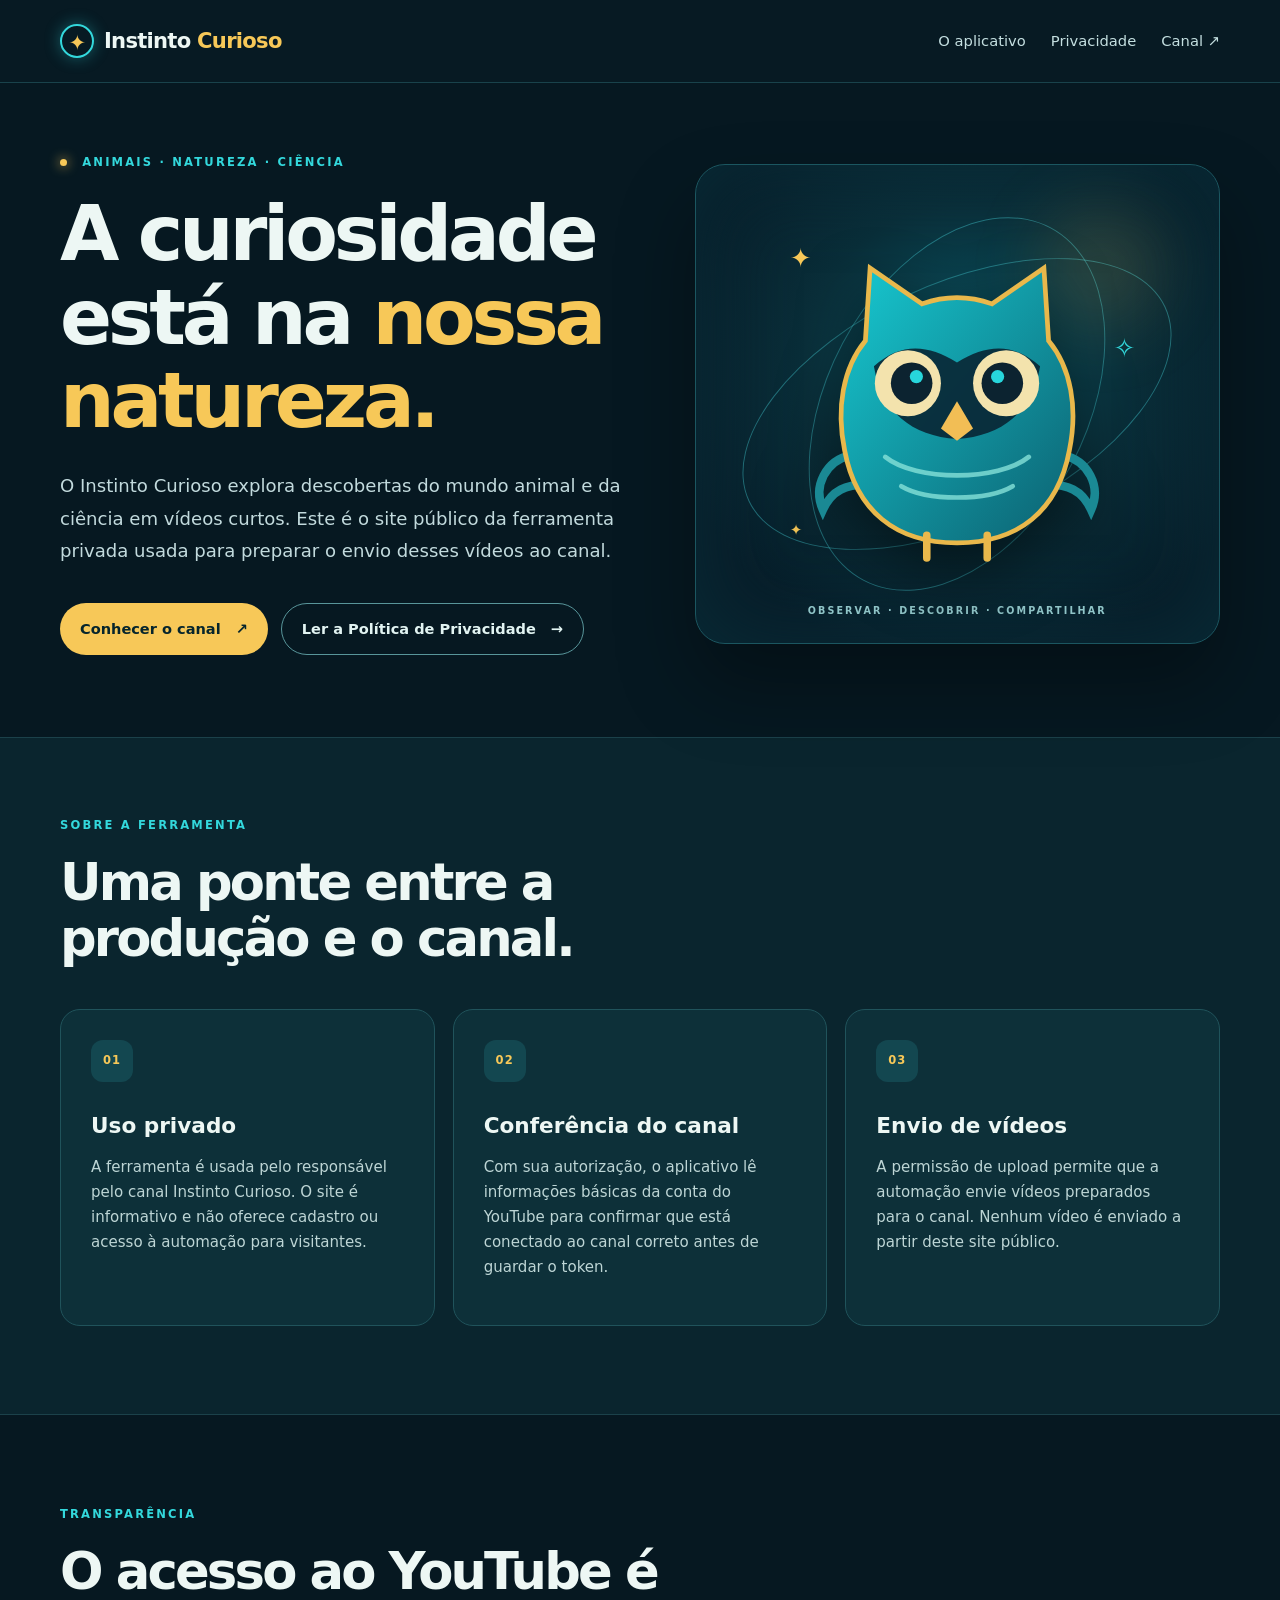
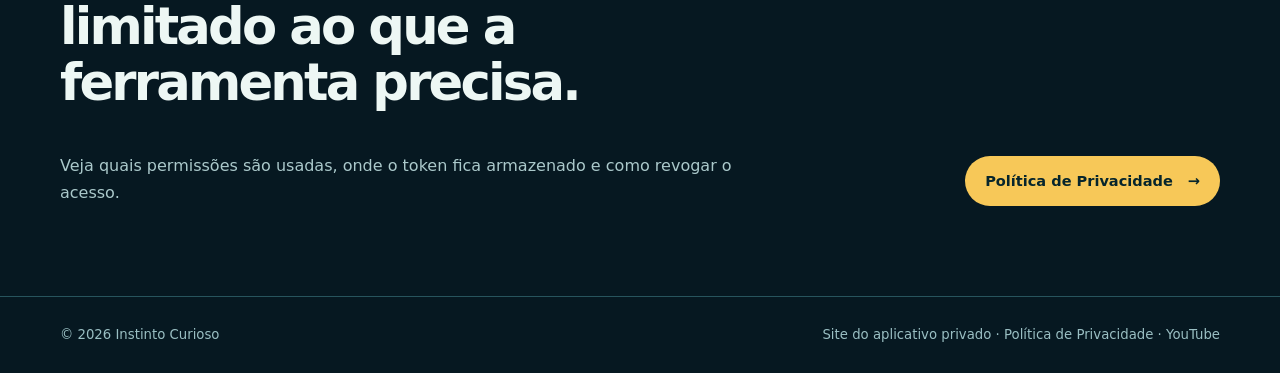
<file: index.html>
<!doctype html>
<html lang="pt-BR">
<head>
  <meta charset="utf-8">
  <meta name="viewport" content="width=device-width, initial-scale=1">
  <meta name="description" content="Instinto Curioso: ferramenta privada de automação de vídeos sobre animais, natureza e ciência para o canal no YouTube.">
  <meta name="google-site-verification" content="fk2bdE4CEljcGKdMrCzZ6ha3jJC-kM04nE-Acq1uwwk">
  <title>Instinto Curioso — natureza, ciência e automação</title>
  <link rel="stylesheet" href="style.css">
</head>
<body>
  <a class="skip" href="#conteudo">Pular para o conteúdo</a>
  <header class="site-header">
    <div class="wrap header-inner">
      <a class="brand" href="./" aria-label="Instinto Curioso, página inicial">
        <span class="brand-mark" aria-hidden="true">✦</span>
        <span>Instinto <strong>Curioso</strong></span>
      </a>
      <nav aria-label="Navegação principal">
        <a href="#aplicativo">O aplicativo</a>
        <a href="privacidade.html">Privacidade</a>
        <a href="https://www.youtube.com/@instintocurioso_x4o" target="_blank" rel="noopener noreferrer">Canal ↗</a>
      </nav>
    </div>
  </header>

  <main id="conteudo">
    <section class="hero wrap">
      <div class="hero-copy">
        <p class="eyebrow"><span class="pulse"></span> Animais · Natureza · Ciência</p>
        <h1>A curiosidade está na <em>nossa natureza.</em></h1>
        <p class="lead">O Instinto Curioso explora descobertas do mundo animal e da ciência em vídeos curtos. Este é o site público da ferramenta privada usada para preparar o envio desses vídeos ao canal.</p>
        <div class="actions">
          <a class="button primary" href="https://www.youtube.com/@instintocurioso_x4o" target="_blank" rel="noopener noreferrer">Conhecer o canal <span aria-hidden="true">↗</span></a>
          <a class="button secondary" href="privacidade.html">Ler a Política de Privacidade <span aria-hidden="true">→</span></a>
        </div>
      </div>
      <div class="hero-art" role="img" aria-label="Ilustração abstrata de uma coruja entre estrelas, folhas e uma órbita científica">
        <div class="orbit orbit-one"></div><div class="orbit orbit-two"></div>
        <div class="moon"></div><div class="star star-a">✦</div><div class="star star-b">✧</div><div class="star star-c">✦</div>
        <svg viewBox="0 0 360 360" aria-hidden="true" focusable="false">
          <defs>
            <linearGradient id="owl" x1="0" y1="0" x2="1" y2="1"><stop stop-color="#17c9d1"/><stop offset="1" stop-color="#0c6070"/></linearGradient>
          </defs>
          <path d="M68 234c-27 6-41 33-30 58 10-22 25-26 46-27m208-31c27 6 41 33 30 58-10-22-25-26-46-27" fill="none" stroke="#1a8994" stroke-width="9" stroke-linecap="round"/>
          <path d="M83 113 88 36l55 38a110 110 0 0 1 74 0l55-38 5 77c24 29 31 72 22 116-12 64-54 98-119 98S73 293 61 229c-9-44-2-87 22-116Z" fill="url(#owl)" stroke="#e9b84b" stroke-width="5"/>
          <path d="M92 140c28-25 56-24 88-4 32-20 60-21 88 4-8 48-40 74-88 77-48-3-80-29-88-77Z" fill="#082331" opacity=".88"/>
          <circle cx="128" cy="158" r="35" fill="#f3e3ad"/><circle cx="232" cy="158" r="35" fill="#f3e3ad"/>
          <circle cx="132" cy="158" r="22" fill="#0c2330"/><circle cx="228" cy="158" r="22" fill="#0c2330"/>
          <circle cx="137" cy="151" r="7" fill="#27d6dc"/><circle cx="223" cy="151" r="7" fill="#27d6dc"/>
          <path d="m180 177-17 29 17 13 17-13-17-29Z" fill="#f2be55"/>
          <path d="M104 236c32 26 120 26 152 0M121 267c27 16 91 16 118 0" fill="none" stroke="#85e2d9" stroke-width="5" stroke-linecap="round" opacity=".8"/>
          <path d="M148 319v24m64-24v24" stroke="#e9b84b" stroke-width="8" stroke-linecap="round"/>
        </svg>
        <div class="art-caption">OBSERVAR · DESCOBRIR · COMPARTILHAR</div>
      </div>
    </section>

    <section class="band" id="aplicativo">
      <div class="wrap">
        <div class="section-heading"><p class="eyebrow">Sobre a ferramenta</p><h2>Uma ponte entre a produção e o canal.</h2></div>
        <div class="cards">
          <article class="card"><span class="card-icon" aria-hidden="true">01</span><h3>Uso privado</h3><p>A ferramenta é usada pelo responsável pelo canal Instinto Curioso. O site é informativo e não oferece cadastro ou acesso à automação para visitantes.</p></article>
          <article class="card"><span class="card-icon" aria-hidden="true">02</span><h3>Conferência do canal</h3><p>Com sua autorização, o aplicativo lê informações básicas da conta do YouTube para confirmar que está conectado ao canal correto antes de guardar o token.</p></article>
          <article class="card"><span class="card-icon" aria-hidden="true">03</span><h3>Envio de vídeos</h3><p>A permissão de upload permite que a automação envie vídeos preparados para o canal. Nenhum vídeo é enviado a partir deste site público.</p></article>
        </div>
      </div>
    </section>

    <section class="privacy-callout wrap">
      <div><p class="eyebrow">Transparência</p><h2>O acesso ao YouTube é limitado ao que a ferramenta precisa.</h2><p>Veja quais permissões são usadas, onde o token fica armazenado e como revogar o acesso.</p></div>
      <a class="button primary" href="privacidade.html">Política de Privacidade <span aria-hidden="true">→</span></a>
    </section>
  </main>

  <footer class="site-footer"><div class="wrap footer-inner"><span>© 2026 Instinto Curioso</span><span>Site do aplicativo privado · <a href="privacidade.html">Política de Privacidade</a> · <a href="https://www.youtube.com/@instintocurioso_x4o" target="_blank" rel="noopener noreferrer">YouTube</a></span></div></footer>
</body>
</html>
</file>
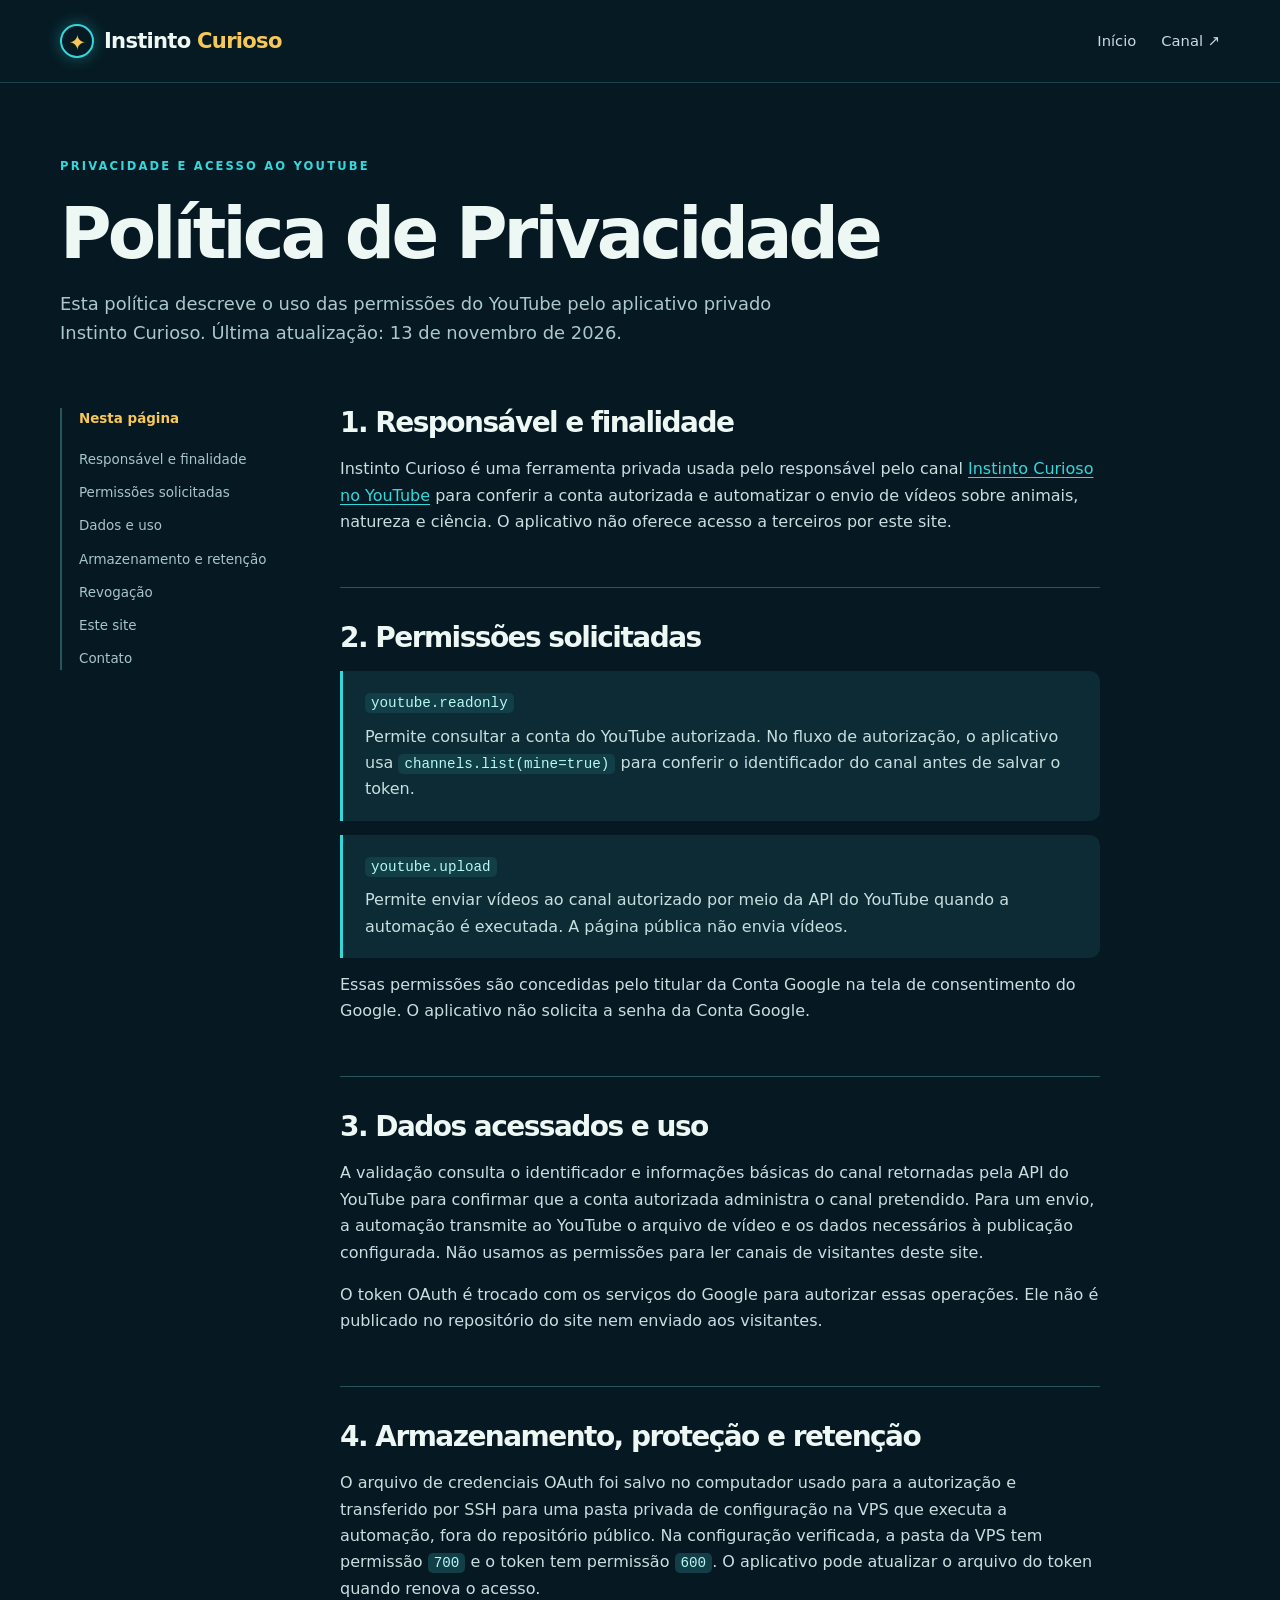
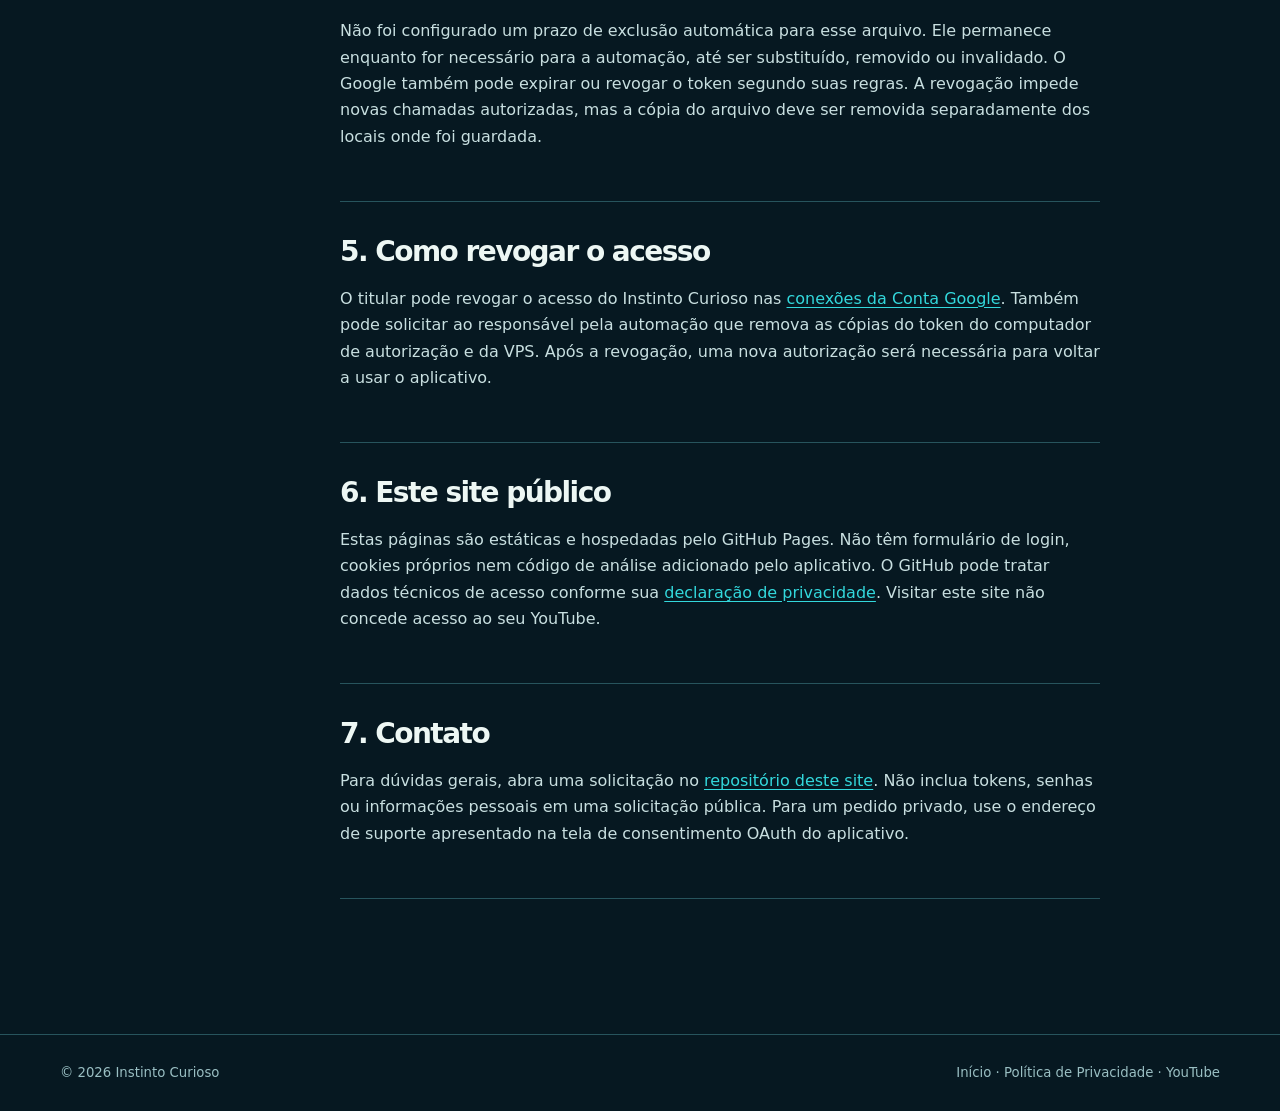
<file: privacidade.html>
<!doctype html>
<html lang="pt-BR">
<head>
  <meta charset="utf-8">
  <meta name="viewport" content="width=device-width, initial-scale=1">
  <meta name="description" content="Política de Privacidade do aplicativo Instinto Curioso e suas permissões de acesso ao YouTube.">
  <title>Política de Privacidade — Instinto Curioso</title>
  <link rel="stylesheet" href="style.css">
</head>
<body>
  <a class="skip" href="#conteudo">Pular para o conteúdo</a>
  <header class="site-header"><div class="wrap header-inner"><a class="brand" href="./" aria-label="Instinto Curioso, página inicial"><span class="brand-mark" aria-hidden="true">✦</span><span>Instinto <strong>Curioso</strong></span></a><nav aria-label="Navegação principal"><a href="./">Início</a><a href="https://www.youtube.com/@instintocurioso_x4o" target="_blank" rel="noopener noreferrer">Canal ↗</a></nav></div></header>
  <main id="conteudo" class="document wrap">
    <p class="eyebrow">Privacidade e acesso ao YouTube</p>
    <h1>Política de Privacidade</h1>
    <p class="document-lead">Esta política descreve o uso das permissões do YouTube pelo aplicativo privado Instinto Curioso. Última atualização: 13 de novembro de 2026.</p>

    <div class="document-grid"><aside class="toc" aria-label="Nesta página"><strong>Nesta página</strong><a href="#responsavel">Responsável e finalidade</a><a href="#permissoes">Permissões solicitadas</a><a href="#dados">Dados e uso</a><a href="#armazenamento">Armazenamento e retenção</a><a href="#revogacao">Revogação</a><a href="#site">Este site</a><a href="#contato">Contato</a></aside>
      <div class="document-body">
        <section id="responsavel"><h2>1. Responsável e finalidade</h2><p>Instinto Curioso é uma ferramenta privada usada pelo responsável pelo canal <a href="https://www.youtube.com/@instintocurioso_x4o" target="_blank" rel="noopener noreferrer">Instinto Curioso no YouTube</a> para conferir a conta autorizada e automatizar o envio de vídeos sobre animais, natureza e ciência. O aplicativo não oferece acesso a terceiros por este site.</p></section>
        <section id="permissoes"><h2>2. Permissões solicitadas</h2><div class="scope"><code>youtube.readonly</code><p>Permite consultar a conta do YouTube autorizada. No fluxo de autorização, o aplicativo usa <code>channels.list(mine=true)</code> para conferir o identificador do canal antes de salvar o token.</p></div><div class="scope"><code>youtube.upload</code><p>Permite enviar vídeos ao canal autorizado por meio da API do YouTube quando a automação é executada. A página pública não envia vídeos.</p></div><p>Essas permissões são concedidas pelo titular da Conta Google na tela de consentimento do Google. O aplicativo não solicita a senha da Conta Google.</p></section>
        <section id="dados"><h2>3. Dados acessados e uso</h2><p>A validação consulta o identificador e informações básicas do canal retornadas pela API do YouTube para confirmar que a conta autorizada administra o canal pretendido. Para um envio, a automação transmite ao YouTube o arquivo de vídeo e os dados necessários à publicação configurada. Não usamos as permissões para ler canais de visitantes deste site.</p><p>O token OAuth é trocado com os serviços do Google para autorizar essas operações. Ele não é publicado no repositório do site nem enviado aos visitantes.</p></section>
        <section id="armazenamento"><h2>4. Armazenamento, proteção e retenção</h2><p>O arquivo de credenciais OAuth foi salvo no computador usado para a autorização e transferido por SSH para uma pasta privada de configuração na VPS que executa a automação, fora do repositório público. Na configuração verificada, a pasta da VPS tem permissão <code>700</code> e o token tem permissão <code>600</code>. O aplicativo pode atualizar o arquivo do token quando renova o acesso.</p><p>Não foi configurado um prazo de exclusão automática para esse arquivo. Ele permanece enquanto for necessário para a automação, até ser substituído, removido ou invalidado. O Google também pode expirar ou revogar o token segundo suas regras. A revogação impede novas chamadas autorizadas, mas a cópia do arquivo deve ser removida separadamente dos locais onde foi guardada.</p></section>
        <section id="revogacao"><h2>5. Como revogar o acesso</h2><p>O titular pode revogar o acesso do Instinto Curioso nas <a href="https://myaccount.google.com/connections" target="_blank" rel="noopener noreferrer">conexões da Conta Google</a>. Também pode solicitar ao responsável pela automação que remova as cópias do token do computador de autorização e da VPS. Após a revogação, uma nova autorização será necessária para voltar a usar o aplicativo.</p></section>
        <section id="site"><h2>6. Este site público</h2><p>Estas páginas são estáticas e hospedadas pelo GitHub Pages. Não têm formulário de login, cookies próprios nem código de análise adicionado pelo aplicativo. O GitHub pode tratar dados técnicos de acesso conforme sua <a href="https://docs.github.com/pt/site-policy/privacy-policies/github-general-privacy-statement" target="_blank" rel="noopener noreferrer">declaração de privacidade</a>. Visitar este site não concede acesso ao seu YouTube.</p></section>
        <section id="contato"><h2>7. Contato</h2><p>Para dúvidas gerais, abra uma solicitação no <a href="https://github.com/thiaguin20/instinto-curioso-oauth-site/issues" target="_blank" rel="noopener noreferrer">repositório deste site</a>. Não inclua tokens, senhas ou informações pessoais em uma solicitação pública. Para um pedido privado, use o endereço de suporte apresentado na tela de consentimento OAuth do aplicativo.</p></section>
      </div>
    </div>
  </main>
  <footer class="site-footer"><div class="wrap footer-inner"><span>© 2026 Instinto Curioso</span><span><a href="./">Início</a> · <a href="privacidade.html">Política de Privacidade</a> · <a href="https://www.youtube.com/@instintocurioso_x4o" target="_blank" rel="noopener noreferrer">YouTube</a></span></div></footer>
</body>
</html>
</file>
<file: style.css>
:root{color-scheme:dark;--bg:#061821;--bg2:#092630;--card:#0d3039;--text:#edf7f4;--muted:#abc9cb;--teal:#33d8dc;--gold:#f7c858;--line:#27545d}*{box-sizing:border-box}html{scroll-behavior:smooth}body{margin:0;background:var(--bg);color:var(--text);font:16px/1.65 system-ui,-apple-system,Segoe UI,Roboto,sans-serif}a{color:inherit}a:focus-visible{outline:3px solid var(--gold);outline-offset:4px;border-radius:3px}.wrap{width:min(1160px,calc(100% - 48px));margin-inline:auto}.skip{position:absolute;top:-80px;left:16px;background:var(--gold);color:#10222a;padding:8px 12px;z-index:10}.skip:focus{top:10px}.site-header{border-bottom:1px solid #19424b;background:#071b24e8;position:relative;z-index:2}.header-inner{min-height:82px;display:flex;align-items:center;justify-content:space-between;gap:28px}.brand{display:flex;gap:10px;align-items:center;text-decoration:none;font-weight:700;letter-spacing:-.035em;font-size:1.32rem;white-space:nowrap}.brand strong{color:var(--gold)}.brand-mark{display:grid;place-items:center;width:34px;height:34px;border:2px solid var(--teal);border-radius:50%;color:var(--gold);box-shadow:0 0 16px #27c5ce66}.site-header nav{display:flex;gap:25px;align-items:center}.site-header nav a{text-decoration:none;color:#c4dfe0;font-size:.92rem}.site-header nav a:hover,.site-footer a:hover,.toc a:hover{color:var(--gold)}.hero{display:grid;grid-template-columns:1.06fr .94fr;gap:42px;align-items:center;min-height:620px;padding-block:70px 82px}.eyebrow{text-transform:uppercase;letter-spacing:.19em;font-size:.72rem;font-weight:800;color:var(--teal);margin:0 0 20px}.pulse{display:inline-block;width:7px;height:7px;border-radius:50%;background:var(--gold);margin-right:9px;box-shadow:0 0 12px var(--gold)}h1,h2,h3,p{margin-top:0}h1,h2{letter-spacing:-.055em;line-height:1.09}h1{font-size:clamp(3.3rem,6vw,6.3rem);margin-bottom:27px}h1 em{font-style:normal;color:var(--gold)}.lead{font-size:1.13rem;color:#c2dadd;max-width:625px;line-height:1.8}.actions{display:flex;flex-wrap:wrap;gap:13px;margin-top:35px}.button{display:inline-flex;align-items:center;gap:15px;padding:13px 20px;border-radius:100px;text-decoration:none;font-size:.91rem;font-weight:750;transition:transform .2s ease,background .2s ease}.button:hover{transform:translateY(-2px)}.button.primary{background:var(--gold);color:#06252c}.button.primary:hover{background:#ffda7c}.button.secondary{border:1px solid #58959a;color:#e2f4f2}.button.secondary:hover{background:#143b44}.hero-art{position:relative;min-height:480px;display:grid;place-items:center;overflow:hidden;border:1px solid #1b5660;border-radius:30px;background:radial-gradient(circle at 52% 42%,#0a5664 0,#0a2f3a 42%,#071d29 78%);box-shadow:0 40px 80px #0005,inset 0 0 90px #092b36}.hero-art svg{width:min(78%,340px);z-index:1;filter:drop-shadow(0 22px 30px #0008)}.orbit{position:absolute;border:1px solid #47d5dc66;border-radius:50%;transform:rotate(-25deg)}.orbit-one{width:460px;height:240px}.orbit-two{width:260px;height:400px;transform:rotate(28deg)}.moon{position:absolute;width:120px;height:120px;border-radius:50%;background:#f7c85825;filter:blur(35px);top:9%;right:11%}.star{position:absolute;color:var(--gold);font-size:26px}.star-a{top:15%;left:18%}.star-b{right:16%;top:34%;color:var(--teal)}.star-c{bottom:21%;left:18%;font-size:15px}.art-caption{position:absolute;bottom:24px;letter-spacing:.22em;color:#90c5c8;font-size:.6rem;font-weight:800}.band{background:#0a252e;padding:78px 0 88px;border-block:1px solid #1b414a}.section-heading{max-width:620px}.section-heading h2,.privacy-callout h2{font-size:clamp(2.3rem,4vw,3.8rem)}.cards{display:grid;grid-template-columns:repeat(3,1fr);gap:18px;margin-top:38px}.card{background:var(--card);border:1px solid #20535b;border-radius:20px;padding:30px;min-height:255px}.card-icon{display:inline-grid;place-items:center;width:42px;height:42px;border-radius:12px;background:#134750;color:var(--gold);font-size:.72rem;font-weight:800;letter-spacing:.09em;margin-bottom:26px}.card h3{font-size:1.35rem;margin-bottom:12px}.card p{color:#bdd5d5;font-size:.94rem}.privacy-callout{padding-block:90px;display:flex;justify-content:space-between;align-items:end;gap:45px}.privacy-callout div{max-width:720px}.privacy-callout p:last-child{color:var(--muted);margin-bottom:0}.privacy-callout .button{white-space:nowrap}.site-footer{border-top:1px solid var(--line);color:#9abfc3;font-size:.83rem}.footer-inner{display:flex;justify-content:space-between;gap:22px;padding-block:27px}.site-footer a{text-decoration:none}.document{padding-top:74px;padding-bottom:100px}.document>h1{font-size:clamp(3rem,5.5vw,5rem);margin-bottom:16px}.document-lead{color:var(--muted);font-size:1.12rem;max-width:750px}.document-grid{display:grid;grid-template-columns:215px minmax(0,760px);gap:65px;margin-top:60px}.toc{position:sticky;top:25px;align-self:start;display:flex;flex-direction:column;gap:11px;border-left:2px solid var(--line);padding-left:17px;font-size:.84rem}.toc strong{color:var(--gold);margin-bottom:8px}.toc a{color:#a7c6c9;text-decoration:none}.document-body section{padding-bottom:35px;margin-bottom:35px;border-bottom:1px solid var(--line);scroll-margin-top:20px}.document-body h2{font-size:1.75rem;margin-bottom:18px}.document-body p{color:#c8dfe0}.document-body a{color:var(--teal);text-underline-offset:3px}.document-body code{padding:2px 6px;border-radius:5px;background:#123e47;color:#b7f9f4;font-size:.89em;overflow-wrap:anywhere}.scope{padding:18px 22px;background:#0c2b34;border-left:3px solid var(--teal);margin:0 0 14px;border-radius:0 10px 10px 0}.scope p{margin:8px 0 0}@media(max-width:850px){.hero{grid-template-columns:1fr;padding-top:60px}.hero-art{min-height:420px;max-width:600px;width:100%;margin-inline:auto}.cards{grid-template-columns:1fr}.card{min-height:0}.privacy-callout{align-items:start;flex-direction:column}.document-grid{grid-template-columns:1fr;gap:30px}.toc{position:static;display:block;border-left:0;border-bottom:1px solid var(--line);padding:0 0 22px}.toc a{display:inline-block;margin:5px 14px 5px 0}}@media(max-width:610px){.wrap{width:min(100% - 32px,1160px)}.header-inner{align-items:flex-start;flex-direction:column;gap:9px;padding-block:17px}.site-header nav{gap:17px;flex-wrap:wrap}.hero{min-height:0;padding-block:56px}.hero-art{min-height:340px}.hero-art svg{width:min(72%,270px)}.art-caption{font-size:.48rem;letter-spacing:.13em}h1{font-size:3.15rem}.footer-inner{flex-direction:column}.document{padding-top:55px}.document-grid{margin-top:40px}}@media(prefers-reduced-motion:reduce){html{scroll-behavior:auto}.button{transition:none}}
</file>
